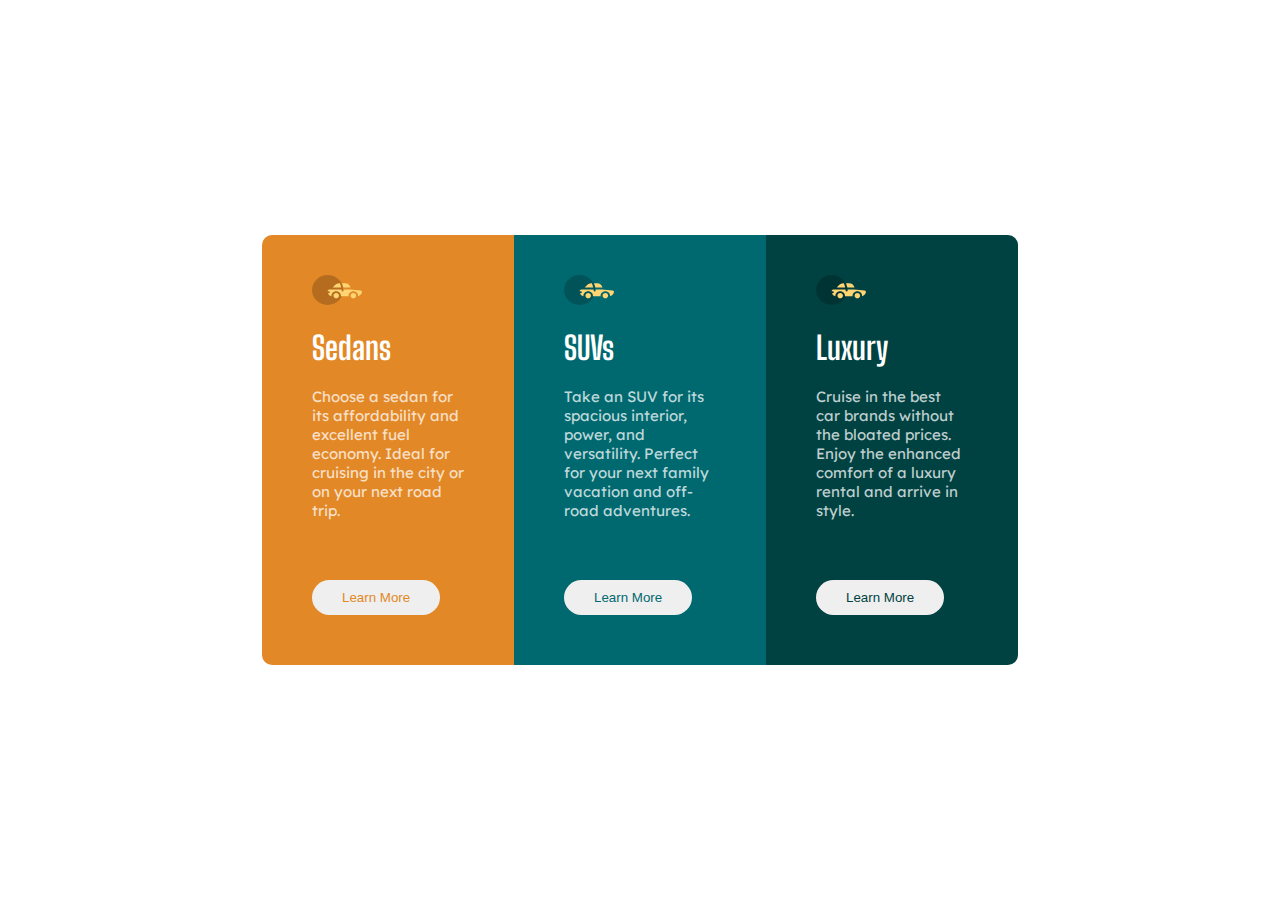
<file: 3-column-preview-card-component-main/index.html>
<!DOCTYPE html>
<html lang="en">
<head>
  <meta charset="UTF-8">
  <meta name="viewport" content="width=device-width, initial-scale=1.0"> <!-- displays site properly based on user's device -->

  <link rel="icon" type="image/png" sizes="32x32" href="./images/favicon-32x32.png">

  <link rel="stylesheet" href="style.css">

  <link rel="preconnect" href="https://fonts.googleapis.com">
  <link rel="preconnect" href="https://fonts.gstatic.com" crossorigin>
  <link href="https://fonts.googleapis.com/css2?family=Big+Shoulders+Display:wght@700&family=Lexend+Deca&display=swap" rel="stylesheet">
  
  <title>Frontend Mentor | 3-column preview card component</title>

  <!-- Feel free to remove these styles or customise in your own stylesheet 👍 -->
  <style>
    .attribution { font-size: 11px; text-align: center; }
    .attribution a { color: hsl(228, 45%, 44%); }
  </style>
</head>
<body>

  <div class="card-container">
    <div class="cards">
      <div class="box1">
        <div class="icons">
          <img src="images/icon-sedans.svg" alt="">
        </div>

        <div class="content">
          <h1>Sedans</h1>
          <p>Choose a sedan for its affordability and excellent fuel economy. Ideal for cruising in the city 
            or on your next road trip.</p>
            
            <div class="btn">
              <button style="color: hsl(31, 77%, 52%);">Learn More</button>
            </div>
        </div>

      </div>
      <div class="box2">
        <div class="icons">
          <img src="images/icon-sedans.svg" alt="">
        </div>

        <div class="content">
          <h1>SUVs</h1>
          <p>Take an SUV for its spacious interior, power, and versatility. Perfect for your next family vacation 
            and off-road adventures.</p>

            <div class="btn">
              <button style="color: hsl(184, 100%, 22%);">Learn More</button>
            </div>
        </div>
      </div>
      <div class="box3">
        <div class="icons">
          <img src="images/icon-sedans.svg" alt="">
        </div>

        <div class="content">
          <h1>Luxury</h1>
          <p>Cruise in the best car brands without the bloated prices. Enjoy the enhanced comfort of a luxury 
            rental and arrive in style.</p>

            <div class="btn">
              <button style="color: hsl(179, 100%, 13%);">Learn More</button>
            </div>
        </div>
      </div>
    </div>
  </div>
  
  

</body>
</html>
</file>
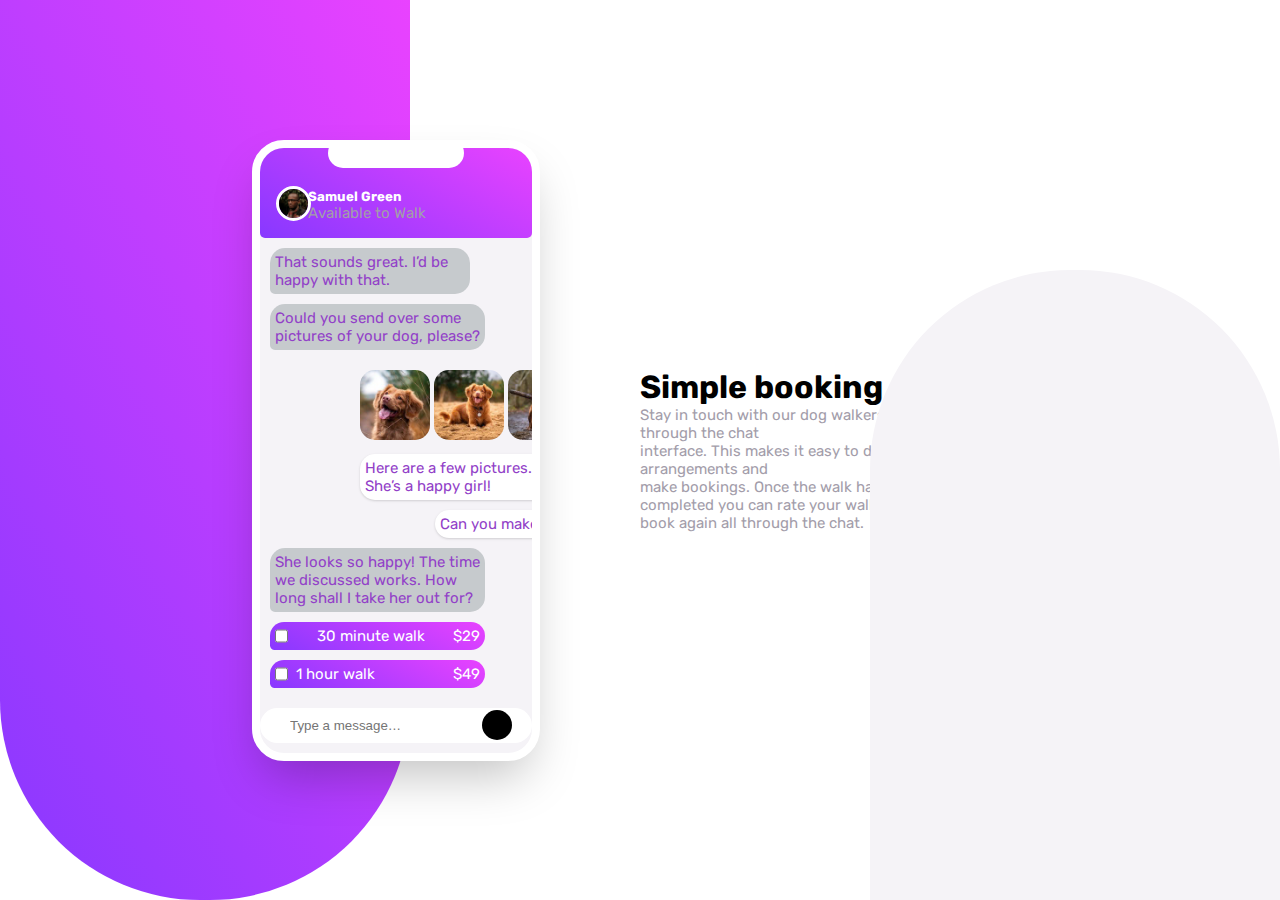
<file: chat-app-css-illustration-master/index.html>
<!DOCTYPE html>
<html lang="en">
<head>
  <meta charset="UTF-8">
  <meta name="viewport" content="width=device-width, initial-scale=1.0"> <!-- displays site properly based on user's device -->

  <link rel="icon" type="image/png" sizes="32x32" href="./images/favicon-32x32.png">

  <link rel="stylesheet" href="https://cdnjs.cloudflare.com/ajax/libs/font-awesome/6.3.0/css/all.min.css" integrity="sha512-SzlrxWUlpfuzQ+pcUCosxcglQRNAq/DZjVsC0lE40xsADsfeQoEypE+enwcOiGjk/bSuGGKHEyjSoQ1zVisanQ==" crossorigin="anonymous" referrerpolicy="no-referrer" />
  <link rel="preconnect" href="https://fonts.googleapis.com">
  <link rel="preconnect" href="https://fonts.gstatic.com" crossorigin>
  <link href="https://fonts.googleapis.com/css2?family=Rubik:wght@400;500;700&display=swap" rel="stylesheet">
  
  <title>Frontend Mentor | [Challenge Name Here]</title>
  <link rel="stylesheet" href="style.css">

  <!-- Feel free to remove these styles or customise in your own stylesheet 👍 -->
  
</head>
<body>

  <div class="bg-color"></div>
  <div class="bg-color2"></div>

    <div class="container">
      
      <div class="content">
        <div class="phone__app">
          
          <div class="profile__panel">
            <div class="white__panel"></div>
            <div class="user__profile">
              <i class="fa-solid fa-chevron-left"></i>
              <div class="profile-img">
                <img src="images/avatar.jpg" alt="user-profile">
              </div>
              
              <div class="user__info">
                <h5>Samuel Green</h5>
                <p>Available to Walk</p>
              </div>
              <i class="fa-solid fa-ellipsis-vertical"></i>
            </div>
          </div>


          <div class="conversation">
            <div class="chat__container">
              <div class="chat-1">
                <p>That sounds great. I’d be happy with that.</p>
              </div>
              <div class="chat-2">
                <p>Could you send over some pictures of your dog, please?</p>
              </div>


              <div class="sent__img">
                <img src="images/dog-image-1.jpg" alt="">
                <img src="images/dog-image-2.jpg" alt="">
                <img src="images/dog-image-3.jpg" alt="">
              </div>

              <div class="chat__right-1">
                <p>Here are a few pictures. She’s a happy girl!</p>
              </div>

              <div class="chat__right-2">
                <p>Can you make it?</p>
              </div>

              <div class="chat__left-1">
                <p>She looks so happy! The time we discussed works. How long shall I take her out for?</p>
              </div>

              <div class="select">
                <div class="radio-1">
                  <input type="checkbox">
                  <p>30 minute walk</p>
                  <p>$29</p>
                </div>          
              </div>

              <div class="select">
                <div class="radio-2">
                  <input type="checkbox" class="input2">
                  <p>1 hour walk</p>
                  <p>$49</p>
                </div>          
              </div>


              <div class="input-text">
                <input type="text" placeholder="Type a message…" class="input__text">

                <div class="send_btn">
                  <i class="fa-solid fa-chevron-right"></i>
                </div>
                
              </div>



            </div>
            
          </div>
        </div>
  
        <div class="header">
          <h1>Simple booking</h1>
  
          <p>Stay in touch with our dog walkers through the chat <br> interface. This makes it easy to 
            discuss arrangements and <br> make bookings. Once the walk has been completed you can rate 
            your walker and book again all through the chat.</p>
        </div>
      </div>
      
    </div>

</body>
</html>
</file>
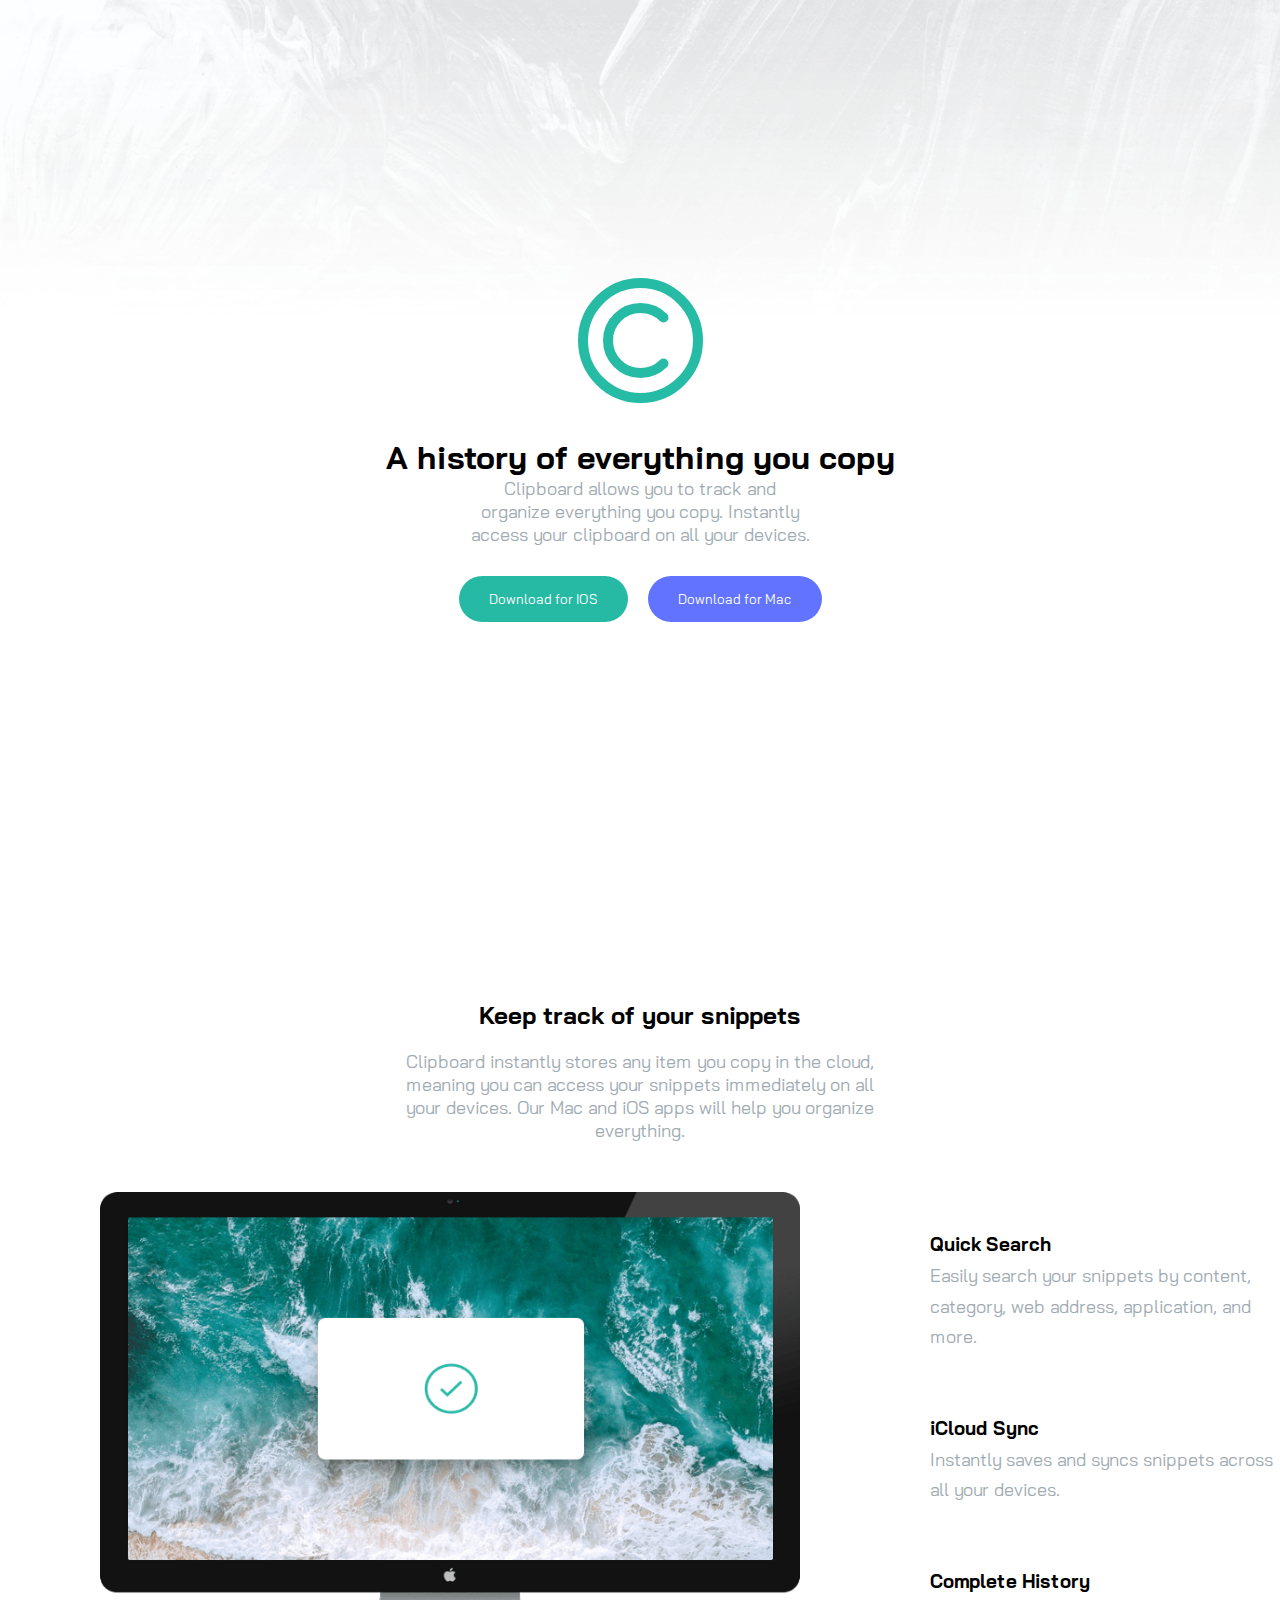
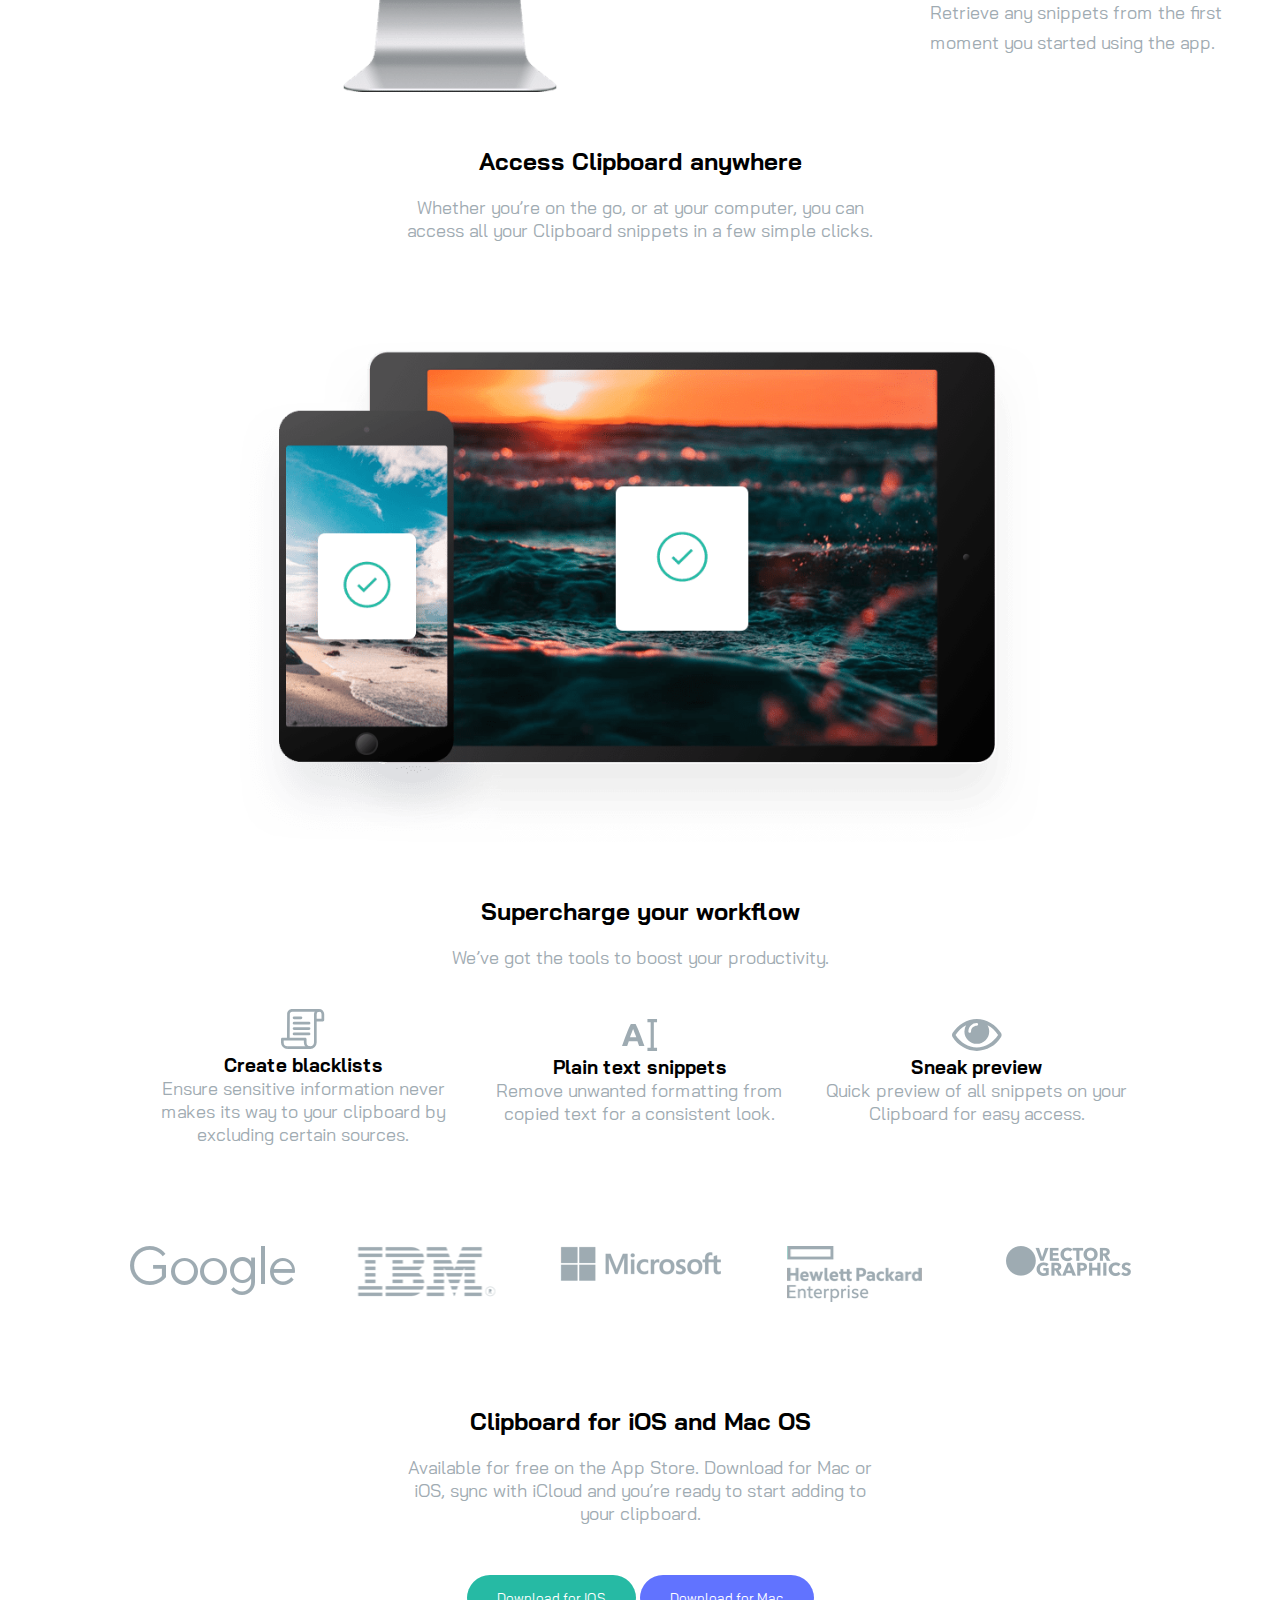
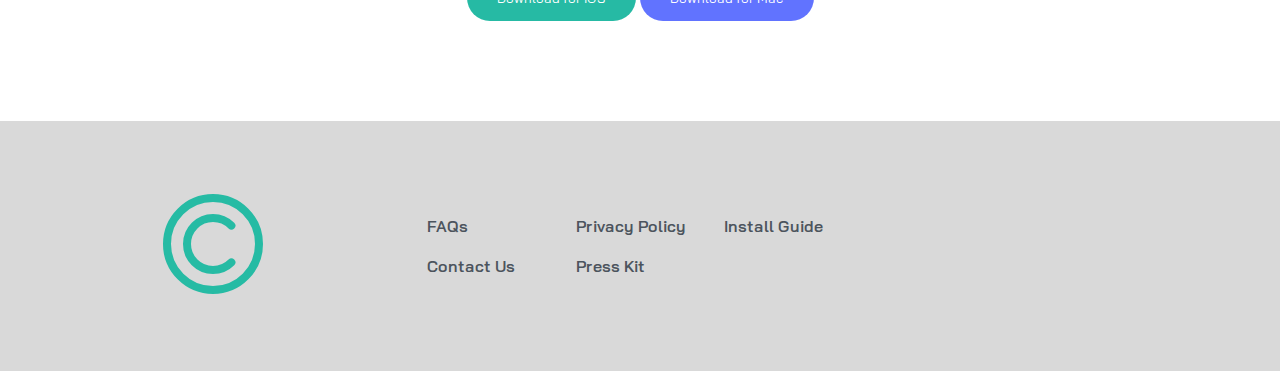
<file: clipboard-landing-page-master/index.html>
<!DOCTYPE html>
<html lang="en">
<head>
  <meta charset="UTF-8">
  <meta name="viewport" content="width=device-width, initial-scale=1.0">

  <link rel="icon" type="image/png" sizes="32x32" href="./images/favicon-32x32.png">
  <link rel="stylesheet" href="https://cdnjs.cloudflare.com/ajax/libs/font-awesome/6.3.0/css/all.min.css" integrity="sha512-SzlrxWUlpfuzQ+pcUCosxcglQRNAq/DZjVsC0lE40xsADsfeQoEypE+enwcOiGjk/bSuGGKHEyjSoQ1zVisanQ==" crossorigin="anonymous" referrerpolicy="no-referrer" />
  <link rel="preconnect" href="https://fonts.googleapis.com">
  <link rel="preconnect" href="https://fonts.gstatic.com" crossorigin>
  <link href="https://fonts.googleapis.com/css2?family=Bai+Jamjuree:wght@400;600&display=swap" rel="stylesheet">
  <link rel="stylesheet" href="style.css">
  
  <title>Frontend Mentor | Clipboard landing page</title>

  
  
</head>
<body>

  <header>
      <div class="logo">
        <img src="images/logo.svg" alt="">
      </div>

      <div class="title">
        <h1>A history of everything you copy</h1>
          <p class="first">Clipboard allows you to track and organize everything you 
          copy. Instantly access your clipboard on all your devices.
          </p>
      </div>
        

      <div class="btn__header">
        <button class="dl__ios">Download for IOS</button>
        <button class="dl__mac">Download for Mac</button>
      </div>
    

  </header>

  <main>
    <div class="title">
      <h2>Keep track of your snippets</h2>
    <p class="second">Clipboard instantly stores any item you copy in the cloud, 
      meaning you can access your snippets immediately on all your 
      devices. Our Mac and iOS apps will help you organize everything.</p>
    </div>
    

      <div class="ios__monitor">
        <div class="monitor__screen">
          <img src="images/image-computer.png" alt="">
        </div>

        <div class="monitor__qic">
          <div class="quick__search">
            <h3>Quick Search</h3>
            <p>Easily search your snippets by content, category, web address, application, and more.</p>
          </div>

          <div class="icloud__sync">
            <h3>iCloud Sync</h3>
            <p>Instantly saves and syncs snippets across all your devices.</p>
          </div>

          <div class="complete__history">
            <h3>Complete History</h3>
            <p>Retrieve any snippets from the first moment you started using the app.</p>
          </div>
        </div>
      </div>
        

      <div class="title">
        <h2>Access Clipboard anywhere</h2>
        <p class="third">Whether you’re on the go, or at your computer, you can access all your Clipboard
          snippets in a few simple clicks.</p>
      </div>
        

          <div class="phone__tablet">
            <img src="images/image-devices.png" alt="">
          </div>
      
  </main>

  <section>
    <div class="title">
      <h2>Supercharge your workflow</h2>
      <p>We’ve got the tools to boost your productivity.</p>
    </div>
      

      <div class="cps">
        <div class="create__blacklists">
          <img src="images/icon-blacklist.svg" alt="icon" style="margin-top: -10px;">
          <h3>Create blacklists</h3>
          <p>Ensure sensitive information never makes its way to your clipboard by excluding certain sources.</p>
        </div>

        <div class="plain__text__snippets">
          <img src="images/icon-text.svg" alt="icon">
          <h3>Plain text snippets</h3>
          <p>Remove unwanted formatting from copied text for a consistent look.</p>
        </div>

        <div class="sneak__preview">
          <img src="images/icon-preview.svg" alt="icon">
          <h3>Sneak preview</h3>
          <p>Quick preview of all snippets on your Clipboard for easy access.</p>
        </div>
      </div>

      <div class="companies">
          <div class="google">
            <img src="images/logo-google.png" alt="">
          </div>
          
          <div class="ibm">
            <img src="images/logo-ibm.png" alt="">
          </div>
          
          <div class="ms">
            <img src="images/logo-microsoft.png" alt="">
          </div>
          
          <div class="hp">
            <img src="images/logo-hp.png" alt="">
          </div>
          
          <div class="vp">
            <img src="images/logo-vector-graphics.png" alt="">
          </div>
      </div>

      <div class="title">
        <h2>Clipboard for iOS and Mac OS</h2>
      <p class="last">Available for free on the App Store. Download for Mac or iOS, sync with iCloud 
        and you’re ready to start adding to your clipboard.</p>
      </div>
      

        <div class="btn__footer">
          <button class="dl__ios">Download for IOS</button>
          <button class="dl__mac">Download for Mac</button>
        </div>
  </section>

  <footer>
    <div class="footer__logo">
      <img src="images/logo.svg" alt="">
    </div>

    <div class="footer__nav">
      <ul>
        <li>FAQs</li>
        <li>Contact Us</li>
      </ul>

      <ul>
        <li>Privacy Policy</li>
        <li>Press Kit</li>
      </ul>

      <ul>
        <li>Install Guide</li>
      </ul>
    </div>

    <div class="socials">
      <i class="fa-brands fa-square-facebook"></i>
      <i class="fa-brands fa-twitter"></i>
      <i class="fa-brands fa-instagram"></i>
    </div>

  </footer>

  
</body>
</html>
</file>
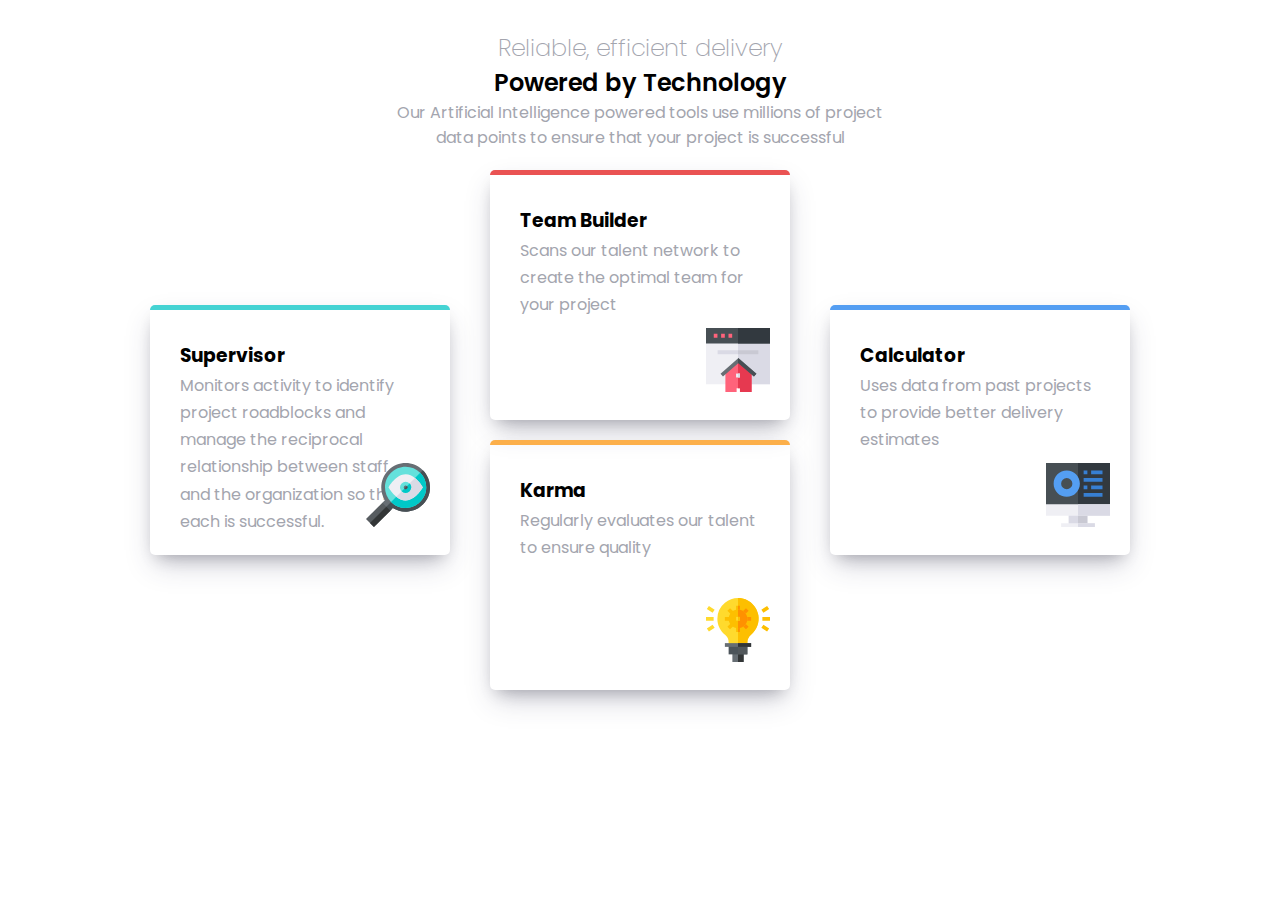
<file: four-card-feature-section-master/index.html>
<!DOCTYPE html>
<html lang="en">
<head>
  <meta charset="UTF-8">
  <meta name="viewport" content="width=device-width, initial-scale=1.0"> <!-- displays site properly based on user's device -->

  <link rel="icon" type="image/png" sizes="32x32" href="./images/favicon-32x32.png">
  <link rel="preconnect" href="https://fonts.googleapis.com">
  <link rel="preconnect" href="https://fonts.gstatic.com" crossorigin>
  <link href="https://fonts.googleapis.com/css2?family=Poppins:wght@200;400;600&display=swap" rel="stylesheet">
  
  <title>Frontend Mentor | Four card feature section</title>
  <link rel="stylesheet" href="style.css  ">

  <!-- Feel free to remove these styles or customise in your own stylesheet 👍 -->
  <style>
    .attribution { font-size: 11px; text-align: center; }
    .attribution a { color: hsl(228, 45%, 44%); }
  </style>
</head>
<body>
  
  <main>
    <div class="text-wrapper">
      <h1>Reliable, efficient delivery</h1>
      <h2>Powered by Technology</h2>
      <p>Our Artificial Intelligence powered tools use millions of project data points 
      to ensure that your project is successful</p>
    </div>
    


    <section>

      <div class="box">

      <div class="supervisor">
        <div class="line-color" style="background-color: hsl(180, 62%, 55%); width: 100%; height: 5px;"></div>
        <div class="title">
          <h3>Supervisor</h3>
          <p>Monitors activity to identify project roadblocks and manage the reciprocal relationship between staff and the organization so that each is successful.</p>
        </div>
        
        <div class="img-icon">
          <img src="images/icon-supervisor.svg" alt="">
        </div>
      </div>

    </div>
      

    <div class="col">

      <div class="box">
        
          <div class="team-builder">
            <div class="line-color" style="background-color: hsl(0, 78%, 62%); width: 100%; height: 5px;"></div>
            <div class="title">
              <h3>Team Builder</h3>
              <p>Scans our talent network to create the optimal team for your project</p>
            </div>
          <div class="img-icon">
            <img src="images/icon-team-builder.svg" alt="">
          </div>
          </div>
  
      </div>
  
      <div class="box">
        
          <div class="karma">
            <div class="line-color" style="background-color: hsl(34, 97%, 64%); width: 100%; height: 5px;"></div>
            <div class="title">
              <h3>Karma</h3>
              <p>Regularly evaluates our talent to ensure quality</p>
            </div>
            <div class="img-icon">
              <img src="images/icon-karma.svg" alt="">
            </div>
          </div>
      </div>
    </div>
      

    <div class="box">

      <div class="calculator">
        <div class="line-color" style="background-color: hsl(212, 86%, 64%); width: 100%; height: 5px;"></div>
        <div class="title">
          <h3>Calculator</h3>
          <p>Uses data from past projects to provide better delivery estimates</p>
        </div>
        <div class="img-icon">
          <img src="images/icon-calculator.svg" alt="">
        </div>
      </div>
    </div>

    </section>
  </main>
  
  

  

  
  

  
  

  
  

  
  

  
  
</body>
</html>
</file>
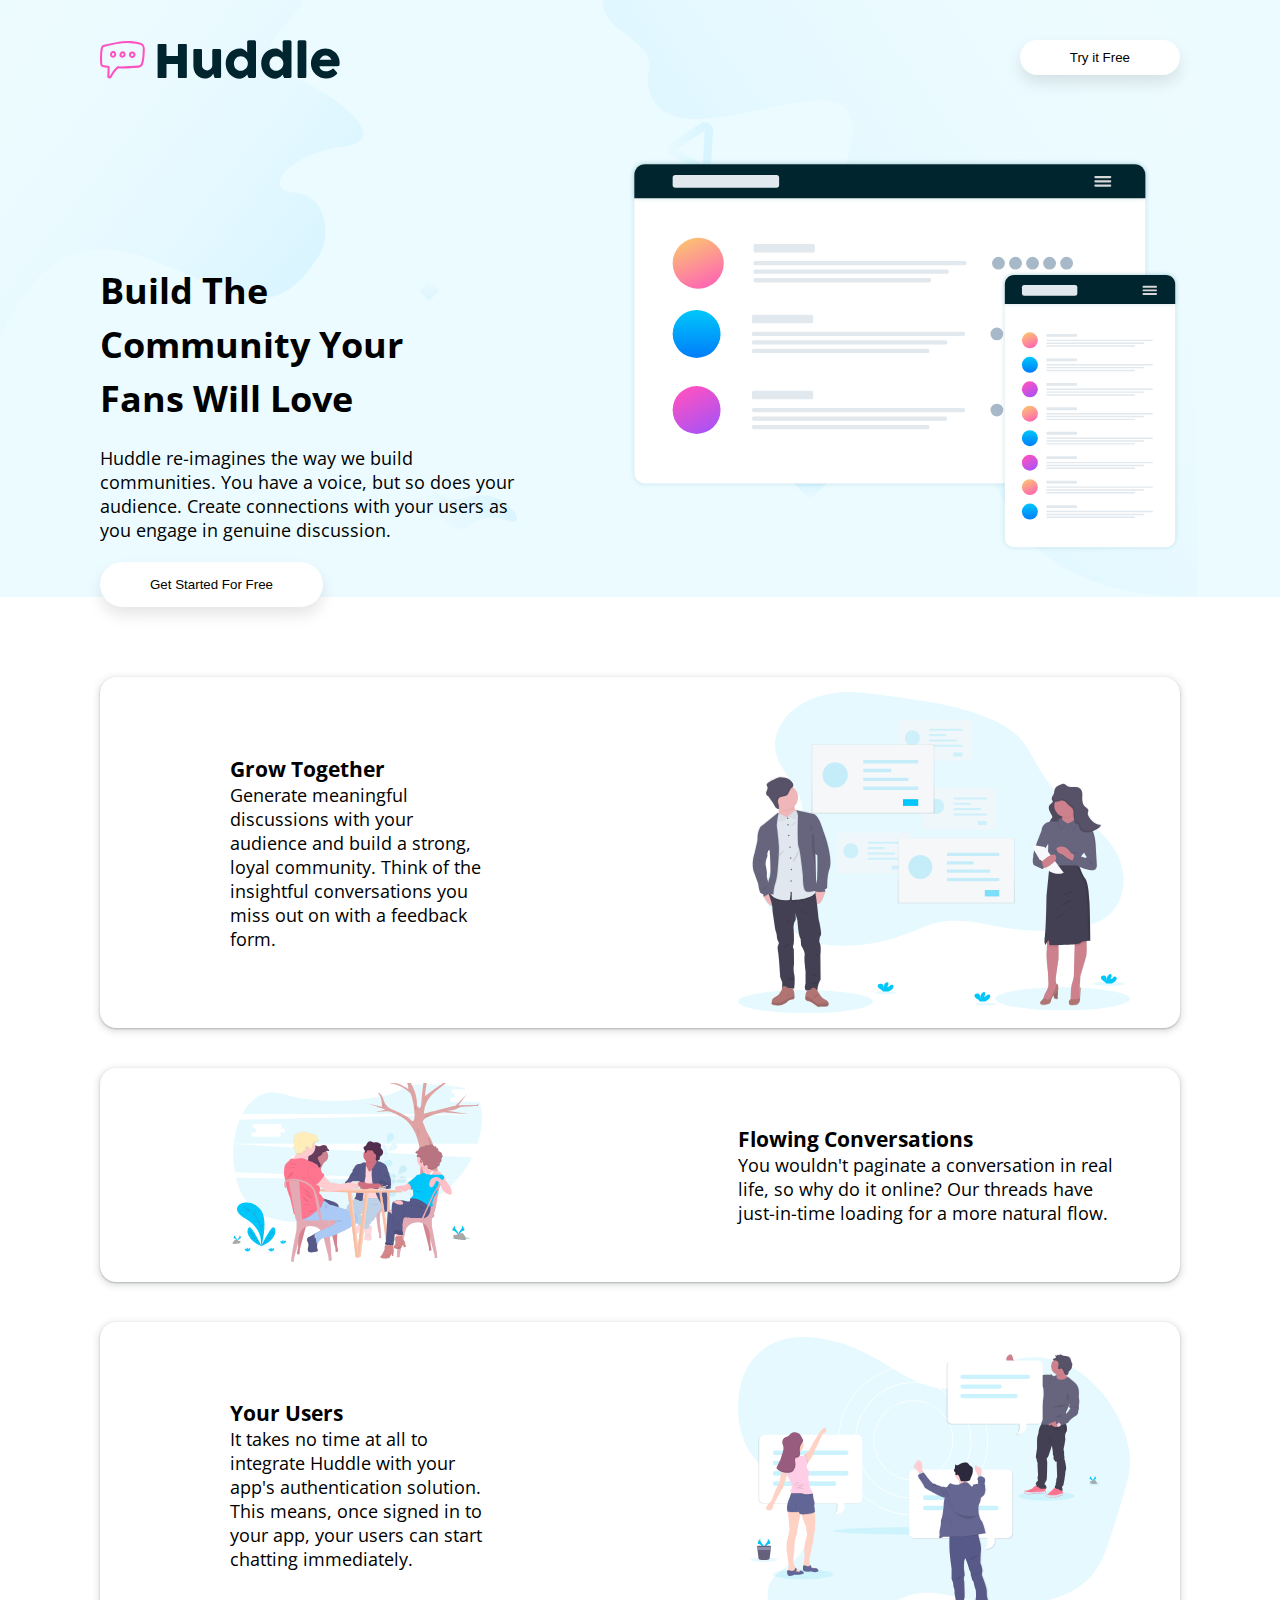
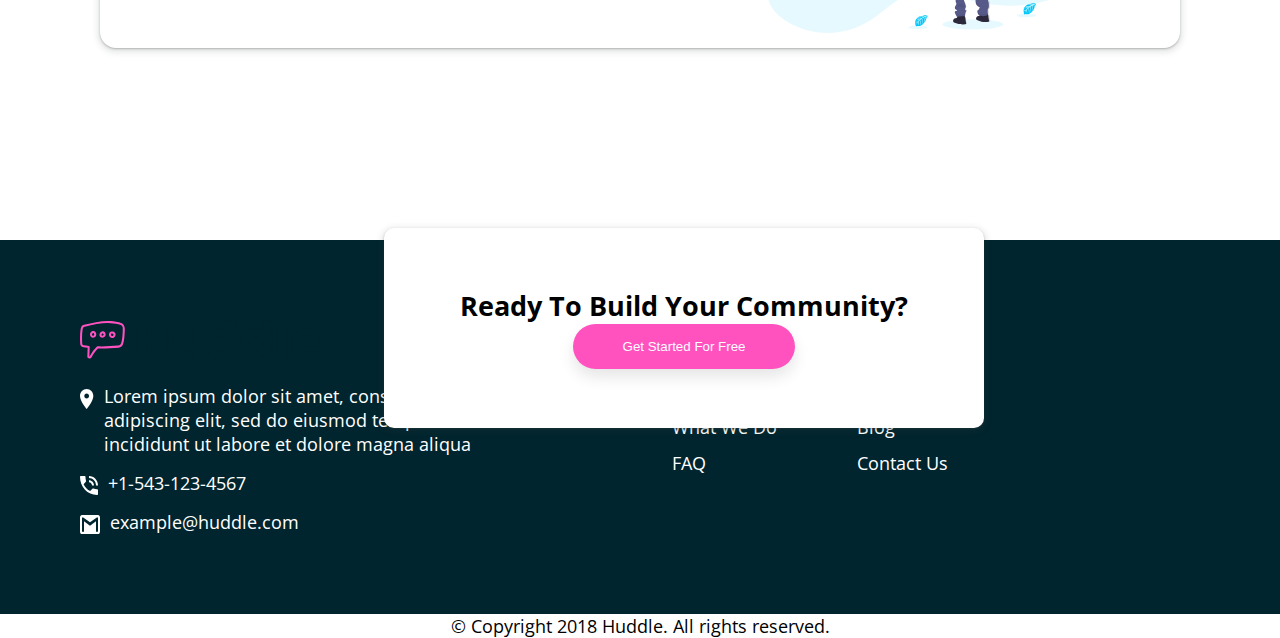
<file: Huddle landing page with alternating feature blocks/index.html>
<!DOCTYPE html>
<html lang="en">
<head>
  <meta charset="UTF-8">
  <meta name="viewport" content="width=device-width, initial-scale=1.0"> <!-- displays site properly based on user's device -->

  <link rel="icon" type="image/png" sizes="32x32" href="./images/favicon-32x32.png">
  <link rel="stylesheet" href="style.css">

  <link rel="stylesheet" href="https://cdnjs.cloudflare.com/ajax/libs/font-awesome/6.2.1/css/all.min.css" integrity="sha512-MV7K8+y+gLIBoVD59lQIYicR65iaqukzvf/nwasF0nqhPay5w/9lJmVM2hMDcnK1OnMGCdVK+iQrJ7lzPJQd1w==" crossorigin="anonymous" referrerpolicy="no-referrer" />
  
  <title>Frontend Mentor | Huddle landing page with alternating feature blocks</title>

  <!-- Feel free to remove these styles or customise in your own stylesheet 👍 -->
  <style>
    .attribution { font-size: 11px; text-align: center; }
    .attribution a { color: hsl(228, 45%, 44%); }
  </style>
</head>
<body>
  <div class="container">
    <nav>
      <div class="logo">
        <img src="images/logo.svg" alt="logo">
      </div>
  
      <div class="nav-right">
        <button>Try it Free</button>
      </div>
    </nav>
  
    <header>
      <div class="header-left">
        <h1>Build The Community Your Fans Will Love</h1>
        <p>Huddle re-imagines the way we build communities. You have a  voice, but so does your audience. 
          Create connections with your users as you engage in genuine discussion.</p>
        <button>Get Started For Free</button>
      </div>
  
      <div class="header-right">
        <img src="images/illustration-mockups.svg" alt="Image">
      </div>
    </header>
  </div>
  

  <main>
    <div class="card">
      <div class="left">
        <h3>Grow Together</h3>
        <p>Generate meaningful discussions with your audience and build a strong, loyal community. 
          Think of the insightful conversations you miss out on with a feedback form. </p>
      </div>

      <div class="right">
        <img src="images/illustration-grow-together.svg" alt="image">
      </div>
    </div>

    <div class="card">
      <div class="left">
        <img src="images/illustration-flowing-conversation.svg" alt="image">
      </div>

      <div class="right">
        <h3>Flowing Conversations</h3>
        <p>You wouldn't paginate a conversation in real life, so why do it online? Our threads 
          have just-in-time loading for a more natural flow.</p>
      </div>
    </div>

    <div class="card">
      <div class="left">
        <h3>Your Users</h3>
        <p>It takes no time at all to integrate Huddle with your app's authentication solution. 
          This means, once signed in to your app, your users can start chatting immediately.</p>
      </div>
      
      <div class="right">
        <img src="images/illustration-your-users.svg" alt="image">
      </div>
    </div>
    
    <div class="small-card">
      <h2>Ready To Build Your Community?</h2>
      <button>Get Started For Free</button>
    </div>

  </main>

  <section>
    <div class="web-info">
      <div class="first-col">

        <div class="footer-logo">
          <img src="images/logo.svg" alt="">
        </div>

        <div class="location">
          <img src="images/icon-location.svg" alt="">
          <p>Lorem ipsum dolor sit amet, consectetur adipiscing elit, sed do eiusmod tempor 
            incididunt ut labore et dolore magna aliqua</p>
        </div>

        <div class="contact">
          <img src="images/icon-phone.svg" alt="">
          <p>+1-543-123-4567</p>
        </div>

        <div class="email">
          <img src="images/icon-email.svg" alt="">
          <p>example@huddle.com</p>
        </div>
        
      </div>

      <div class="second-col">

        <div class="info">
          <ul>
            <li>
              <a href="#">About Us</a>
            </li>
            <li>
              <a href="#">What We Do</a>
            </li>
            <li>
              <a href="#">FAQ</a>
            </li>
          </ul>
        </div>
          <div class="info2">
            <ul>
              <li>
                <a href="#">Career</a>
              </li>
              <li>
                <a href="#">Blog</a>
              </li>
              <li>
                <a href="#">Contact Us</a>
              </li>
            
            </ul>
          </div>
          
      </div>

      <div class="social-links">
        <ul>
          <li><a href=""><i class="fa-brands fa-facebook"></i></a></li>

          <li><a href=""><i class="fa-brands fa-twitter"></i></a></li>

          <li><a href=""><i class="fa-brands fa-instagram"></i></a></li>
        </ul>
      </div>
  

    </div>
  </section>


  
  
    <footer>
      &COPY; Copyright 2018 Huddle. All rights reserved.
    </footer>
  </div>

  
  
</body>
</html>
</file>
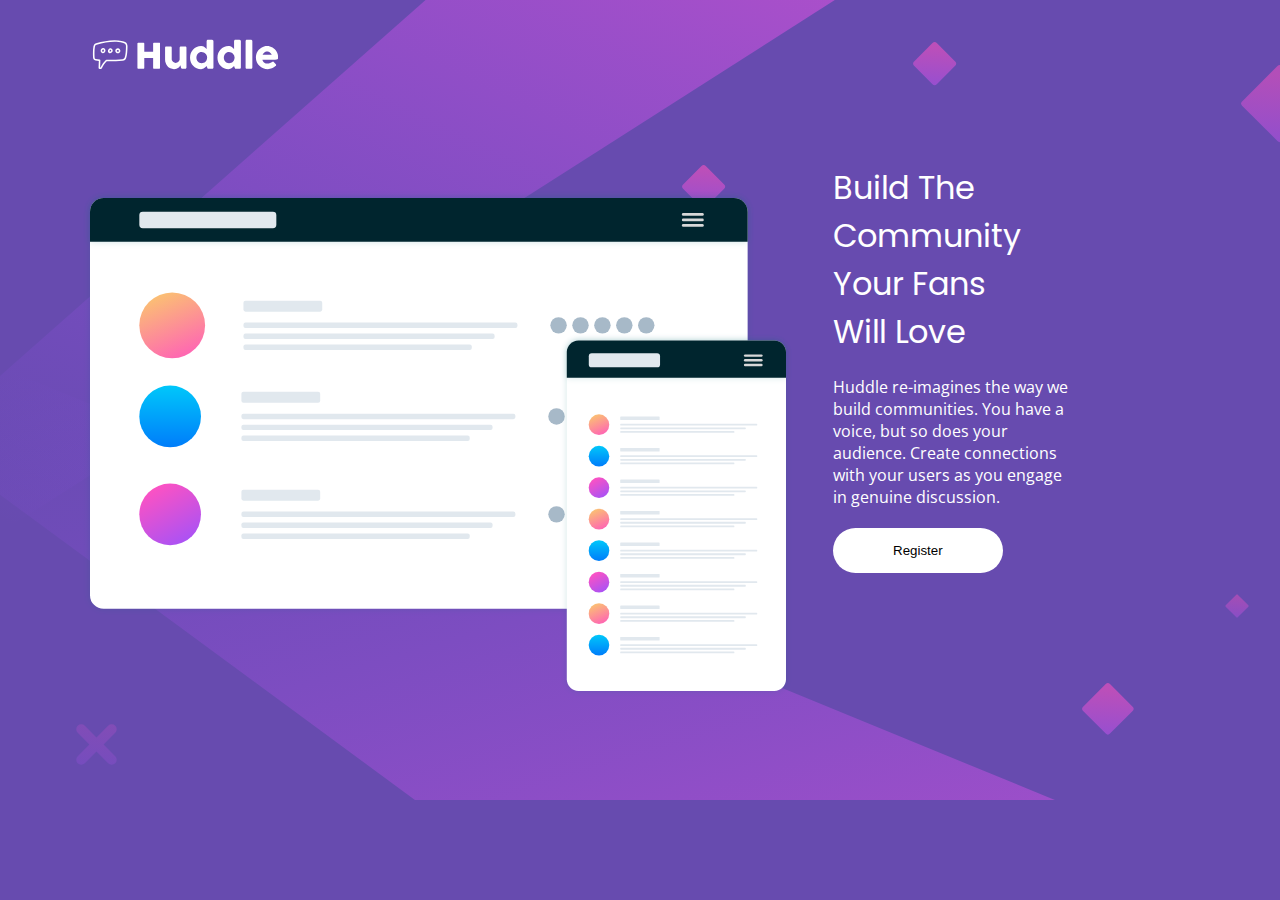
<file: huddle-landing-page-with-single-introductory-section-master/index.html>
<!DOCTYPE html>
<html lang="en">
<head>
  <meta charset="UTF-8">
  <meta name="viewport" content="width=device-width, initial-scale=1.0"> <!-- displays site properly based on user's device -->
  <link rel="stylesheet" href="https://cdnjs.cloudflare.com/ajax/libs/font-awesome/6.2.1/css/all.min.css" integrity="sha512-MV7K8+y+gLIBoVD59lQIYicR65iaqukzvf/nwasF0nqhPay5w/9lJmVM2hMDcnK1OnMGCdVK+iQrJ7lzPJQd1w==" crossorigin="anonymous" referrerpolicy="no-referrer" />
  <link rel="icon" type="image/png" sizes="32x32" href="images/favicon-32x32.png">

  <link rel="stylesheet" href="https://fonts.google.com/specimen/Poppins">
  <link rel="stylesheet" href="https://fonts.google.com/specimen/Open+Sans">
  
  <title>Frontend Mentor | Huddle landing page with single introductory section</title>

  <link rel="stylesheet" href="style.css">

  <!-- Feel free to remove these styles or customise in your own stylesheet 👍 -->
  <style>
    .attribution { font-size: 11px; text-align: center; }
    .attribution a { color: hsl(228, 45%, 44%); }
  </style>
</head>
<body>

  <div class="container">
    <div class="left-container">
      <div class="left-content">    
          <img class="logo" src="images/logo.svg" alt="">
      
          <img class="big-image" src="images/illustration-mockups.svg" alt="">       
      </div>    
    </div>

    <div class="right-container">
      <div class="right-content">
        <h1>Build The Community Your Fans Will Love</h1>

        <p>Huddle re-imagines the way we build communities. You have a voice, but so does your audience. 
        Create connections with your users as you engage in genuine discussion.</p>

        <div class="buttons">
          <div class="left-btn">
            <button>Register</button>
          </div>
          
          <div class="right-btn">
            <div class="icons">
              <a href="#"><i class="fa-brands fa-facebook"></i></a>
              <a href="#"><i class="fa-brands fa-twitter"></i></a>
              <a href="#"><i class="fa-brands fa-instagram"></i></a>
            </div>
          </div>
        </div>
      </div>       
    </div>
  </div>

  
</body>
</html>
</file>
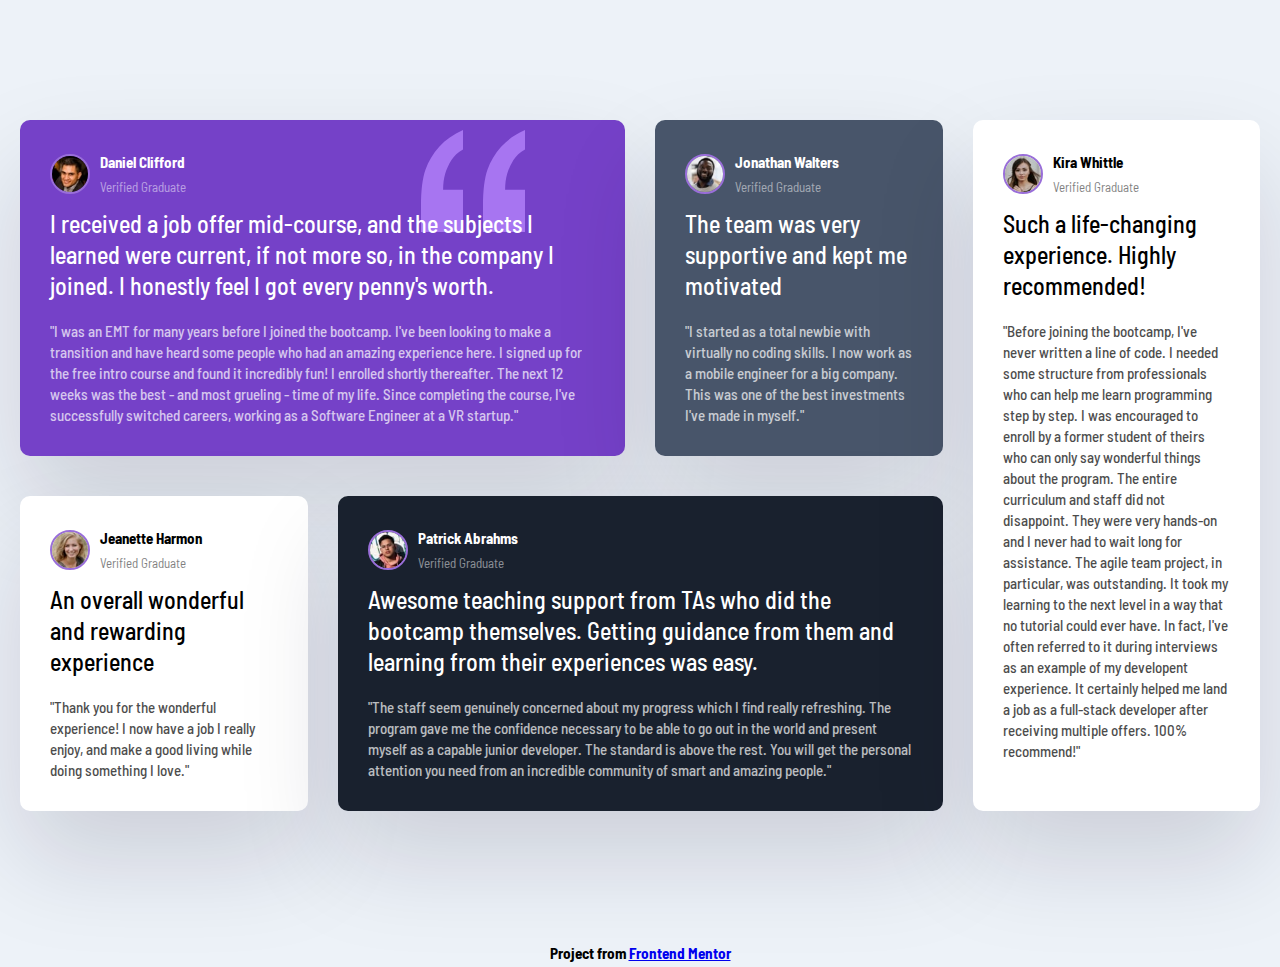
<file: Testimonials grid section/index.html>
<!DOCTYPE html>
<html lang="en">
  <head>
    <meta charset="UTF-8" />
    <meta http-equiv="X-UA-Compatible" content="IE=edge" />
    <meta name="viewport" content="width=device-width, initial-scale=1.0" />
    <link rel="stylesheet" href="style.css" />
    <title>Testimonials</title>
  </head>
  <body>
    <div class="testimonials">
      <div class="card card--bg-purple">
        <header class="card__header">
          <img src="images/image-daniel.jpg" class="card__img" alt="" />
          <div>
            <h3>Daniel Clifford</h3>
            <p>Verified Graduate</p>
          </div>
        </header>
        <p class="card__lead">
          I received a job offer mid-course, and the subjects I learned were
          current, if not more so, in the company I joined. I honestly feel I
          got every penny's worth.
        </p>
        <p class="card__quote">
          "I was an EMT for many years before I joined the bootcamp. I've been
          looking to make a transition and have heard some people who had an
          amazing experience here. I signed up for the free intro course and
          found it incredibly fun! I enrolled shortly thereafter. The next 12
          weeks was the best - and most grueling - time of my life. Since
          completing the course, I've successfully switched careers, working as
          a Software Engineer at a VR startup."
        </p>
      </div>

      <div class="card card--bg-gray-blue">
        <header class="card__header">
          <img src="images/image-jonathan.jpg" class="card__img" alt="" />
          <div>
            <h3>Jonathan Walters</h3>
            <p>Verified Graduate</p>
          </div>
        </header>
        <p class="card__lead">
          The team was very supportive and kept me motivated
        </p>
        <p class="card__quote">
          "I started as a total newbie with virtually no coding skills. I now
          work as a mobile engineer for a big company. This was one of the best
          investments I've made in myself."
        </p>
      </div>

      <div class="card">
        <header class="card__header">
          <img src="images/image-jeanette.jpg" class="card__img" alt="" />
          <div>
            <h3>Jeanette Harmon</h3>
            <p>Verified Graduate</p>
          </div>
        </header>
        <p class="card__lead">An overall wonderful and rewarding experience</p>
        <p class="card__quote">
          "Thank you for the wonderful experience! I now have a job I really
          enjoy, and make a good living while doing something I love."
        </p>
      </div>

      <div class="card card--bg-black-blue">
        <header class="card__header">
          <img src="images/image-patrick.jpg" class="card__img" alt="" />
          <div>
            <h3>Patrick Abrahms</h3>
            <p>Verified Graduate</p>
          </div>
        </header>
        <p class="card__lead">
          Awesome teaching support from TAs who did the bootcamp themselves.
          Getting guidance from them and learning from their experiences was
          easy.
        </p>
        <p class="card__quote">
          "The staff seem genuinely concerned about my progress which I find
          really refreshing. The program gave me the confidence necessary to be
          able to go out in the world and present myself as a capable junior
          developer. The standard is above the rest. You will get the personal
          attention you need from an incredible community of smart and amazing
          people."
        </p>
      </div>

      <div class="card">
        <header class="card__header">
          <img src="images/image-kira.jpg" class="card__img" alt="" />
          <div>
            <h3>Kira Whittle</h3>
            <p>Verified Graduate</p>
          </div>
        </header>
        <p class="card__lead">
          Such a life-changing experience. Highly recommended!
        </p>
        <p class="card__quote">
          "Before joining the bootcamp, I've never written a line of code. I
          needed some structure from professionals who can help me learn
          programming step by step. I was encouraged to enroll by a former
          student of theirs who can only say wonderful things about the program.
          The entire curriculum and staff did not disappoint. They were very
          hands-on and I never had to wait long for assistance. The agile team
          project, in particular, was outstanding. It took my learning to the
          next level in a way that no tutorial could ever have. In fact, I've
          often referred to it during interviews as an example of my developent
          experience. It certainly helped me land a job as a full-stack
          developer after receiving multiple offers. 100% recommend!"
        </p>
      </div>
    </div>

    <footer>
      <h3>
        Project from
        <a
          href="https://www.frontendmentor.io/challenges/testimonials-grid-section-Nnw6J7Un7"
          >Frontend Mentor</a
        >
      </h3>
    </footer>
  </body>
</html>
</file>
<file: 3-column-preview-card-component-main/style.css>
@import url('https://fonts.googleapis.com/css2?family=Big+Shoulders+Display:wght@700&family=Lexend+Deca&display=swap');

* {
    margin: 0;
    padding: 0;
    box-sizing: border-box;
}

.card-container {
    display: flex;
    justify-content: center;
    align-items: center;
    height: 100vh;
    margin: 0px 100px;
}

.cards {
    display: grid;
    grid-template-columns: repeat(3, 1fr);
    height: auto;
    width: 70%;
    border-radius: 10px;
    overflow: hidden;
}

.box1 {
    background-color: hsl(31, 77%, 52%);
    padding: 20px;
}

.box2 {
    background-color: hsl(184, 100%, 22%);
    padding: 20px;
}

.box3 {
    background-color: hsl(179, 100%, 13%);
    padding: 20px;
}

h1 {
    font-family: 'Big Shoulders Display', cursive;
    font-weight: 700;
    color: #fff;
}

p {
    font-family: 'Lexend Deca', sans-serif;
    font-weight: 400;
    color: hsla(0, 0%, 100%, 0.75);
    font-size: 15px;
    padding-top: 20px;
}

.icons {
    padding: 20px 30px;
}

.icons img {
    width: 50px;
    height: 30px;
}

.content {
    padding: 0px 30px 0px 30px;
}

.btn {
    padding: 60px 0px 30px;
}

.btn button {
    padding: 10px 30px;
    border-radius: 2rem;
    border: none;
}

@media only screen and (max-width: 720px) {
    .card-container {
        height: 100vh;
        min-width: 375px;
        margin: 250px -50px;
        
    }
    .cards {
        grid-template-columns: repeat(1, 1fr);
    }
}

@media only screen and (max-width: 375px) {
    .card-container {
        
        height: 100vh;
        margin: 250px -50px;
    }

    .cards {
        grid-template-columns: repeat(1, 1fr);
    }
    
}
</file>
<file: chat-app-css-illustration-master/style.css>
@import url('https://fonts.googleapis.com/css2?family=Rubik:wght@400;500;700&display=swap');

* {
    margin: 0;
    padding: 0;
    box-sizing: border-box;
}

body {
    font-family: 'Rubik';
}



p {
    color: hsl(270, 7%, 64%);
    font-size: 15px;
}
.container {
    display: flex;
    align-items: center;
    justify-content: center;
    height: 100vh;
    width: 100%;
    
}

.header p {
    padding-right: 350px;
}

.bg-color {
    background: linear-gradient(60deg, hsl(264, 100%, 61%), hsl(293, 100%, 63%));
    width: 410px;
    height: 100%;
    position: absolute;
    border-bottom-left-radius: 200px;
    border-bottom-right-radius: 200px;
}

.bg-color2 {
    background: hsl(270, 20%, 96%);
    width: 410px;
    height: 70%;
    position: absolute;
    right: 0;
    bottom: 0;
    border-top-left-radius: 200px;
    border-top-right-radius: 200px;
}

.content {
    display: grid;
    grid-template-columns: repeat(2, 1fr);
    align-items: center;
    justify-content: center;
   
}


.phone__app {
    display: flex;
    margin-right: 100px;
    justify-self: end;
    background-color: hsl(270, 20%, 96%);
    width: 45%;
    height: auto;
    border-radius: 2rem;
    border: 0.5rem solid #fff;
    position: relative;
    overflow: hidden;
    box-shadow: rgba(0, 0, 0, 0.25) 0px 25px 50px -12px;
}

.profile__panel {
    height: 90px;
    width: 100%;
    background: linear-gradient(30deg, hsl(264, 100%, 61%), hsl(293, 100%, 63%));
    position: absolute;
    top: 0;
    display: flex;
    align-items: center;
    justify-content: center;
    border-radius: 5px;
}

.profile__panel i {
    color: #fff;
}

.white__panel {
    position: absolute;
    top: -10px;
    width: 50%;
    height: 30px;
    background-color: #fff;
    border-radius: 15px;
}

.user__profile {
    display: flex;
    align-items: center;
    justify-content: space-between;
    gap: 1rem;
    width: 90%;
    margin-top: 25px;
}

.user__info h5 {
    color: hsl(0, 0%, 100%);
}

.profile-img img {
    width: 35px;
    height: 35px;
    border-radius: 50%;
    border: 3px solid #fff;
    margin-left: -90px;
}

.user__info {
    margin-left: -150px;
}

.conversation {
    width: 100%;
    height: 100%;
}

.chat__container {
    height: 100%;
    margin-top: 100px;
}

.chat__container p {
    color: hsl(276, 55%, 52%);
}
.chat-1 {
    width: 200px;
    padding: 5px;
    margin-left: 10px;
    margin-bottom: 10px;
    border-top-right-radius: 15px;
    border-top-left-radius: 15px;
    border-bottom-right-radius: 15px;
    border-bottom-left-radius: 5px;
    background-color: hsl(206, 6%, 79%);
}

.chat-2 {
    width: 215px;
    padding: 5px;
    margin-left: 10px;
    margin-bottom: 20px;
    border-top-right-radius: 15px;
    border-top-left-radius: 15px;
    border-bottom-right-radius: 15px;
    border-bottom-left-radius: 5px;
    background-color: hsl(206, 6%, 79%);
}

.sent__img {
    width: 100%;
    margin-left: 100px;
}

.sent__img img {
    width: 70px;
    height: 70px;
    border-radius: 15px;
}

.chat__right-1 {
    background-color: 
    #FFF;
    box-shadow: rgba(0, 0, 0, 0.1) 0px 1px 3px 0px, rgba(0, 0, 0, 0.06) 0px 1px 2px 0px;

    width: 215px;
    padding: 5px;
    margin-left: 10px;
    margin: 10px 0px 10px 100px;
    border-top-right-radius: 15px;
    border-top-left-radius: 15px;
    border-bottom-left-radius: 15px;
    border-bottom-right-radius: 5px;
}

.chat__right-2 {
    background-color: 
    #FFF;
    box-shadow: rgba(0, 0, 0, 0.1) 0px 1px 3px 0px, rgba(0, 0, 0, 0.06) 0px 1px 2px 0px;

    width: 140px;
    padding: 5px;
    margin-left: 175px;
    border-top-right-radius: 15px;
    border-top-left-radius: 15px;
    border-bottom-left-radius: 15px;
    border-bottom-right-radius: 5px;
}

.chat__left-1 {
    width: 215px;
    padding: 5px;
    margin: 10px 10px 10px;
    border-top-right-radius: 15px;
    border-top-left-radius: 15px;
    border-bottom-right-radius: 15px;
    border-bottom-left-radius: 5px;
    background-color: hsl(206, 6%, 79%);
}

.select {
    width: 215px;
    padding: 5px;
    margin: 0 10px 10px;
    border-top-right-radius: 15px;
    border-top-left-radius: 15px;
    border-bottom-right-radius: 15px;
    border-bottom-left-radius: 5px;
    background: linear-gradient(30deg, hsl(264, 100%, 61%), hsl(293, 100%, 63%));
}

.select p {
    color: #FFF;
}

.radio-1, .radio-2 {
    display: flex;
    justify-content: space-between;
}


.input2 {
    margin-right: -70px;
}

.input-text {
    display: flex;
    justify-content: center;
    align-items: center;
    width: 100%;
    padding: 10px 0px 10px;
    position: relative;
    border-radius: 5rem;
}

.input__text{
    width: 310px;
    height: 100%;
    border: none;
    padding: 10px 30px 10px 30px;
    border-radius: 5rem;
    
    
}

.send_btn {
    background-color: black;
    height: 30px;
    width: 30px;
    color: #fff;
    display: flex;
    justify-content: center;
    align-items: center;
    border-radius: 50%;
    position: absolute;
    right: 20px;
}
</file>
<file: clipboard-landing-page-master/style.css>
@import url('https://fonts.googleapis.com/css2?family=Bai+Jamjuree:wght@400;600&display=swap');

* {
    margin: 0;
    padding: 0;
    box-sizing: border-box;
    font-family: 'Bai Jamjuree';

}

body {
    background-image: url(images/bg-header-desktop.png);
    background-repeat: no-repeat;
    background-size: contain;
}

header {
    height: 100vh;
    text-align: center;
    align-items: center;
    justify-content: center;
    display: flex;
    flex-direction: column;
    gap: 30px;
}

p {
    color: hsl(201, 11%, 66%);
    font-size: 18px;
}

.btn__header {
    display: flex;
    justify-content: space-between;
    align-items: center;
    gap: 20px;
}

.dl__ios {
    color: #fff;
    background-color: hsl(171, 66%, 44%);
    border: none;
    padding: 15px 30px;
    border-radius: 2rem;
    cursor: pointer;
}

.dl__mac {
    color: #fff;
    background-color: hsl(233, 100%, 69%);
    border: none;
    padding: 15px 30px;
    border-radius: 2rem;
    cursor: pointer;
}

main {
    margin-top: 100px;
    text-align: center;
    display: flex;
    flex-direction: column;
}

h2 {
    margin-bottom: 20px;
}

.h2 {
    margin-top: 100px;
}

.ios__monitor{
    display: grid;
    grid-template-columns: repeat(2, 1fr);
    gap: 30px;
    margin: 50px 0px 50px 100px;
}

.monitor__qic {
    display: flex;
    justify-content: center;
    align-items: center;
    flex-direction: column;
    width: 350px;
    height: 100%;
    gap: 60px;
    text-align: left;
    line-height: 1.7;
    margin-left: 100px;
}

.monitor__screen img {
    width: 700px;
    height: 500px;
}

.phone__tablet {
    margin-top: 100px;
}

.phone__tablet img {
    width: 800px;
    height: 500px;
}

section {
    margin-top: 50px;
    text-align: center;
}

.cps {
    display: grid;
    grid-template-columns: repeat(3, 1fr);
    margin-inline: 150px;
    margin-top: 50px;
    gap: 30px;
}

.companies {
    display: grid;
    grid-template-columns: repeat(5, 1fr);
    gap: 30px;
    margin-inline: 120px;
    margin-top: 100px;
    margin-bottom: 100px;
}

.btn__footer {
    margin-top: 50px;
}

.title .first {
    margin-inline: 470px;
}

.title
.second,
.third,
.last {
    margin-inline: 400px;
}



footer {
    width: 100%;
    height: 250px;
    background-color: hsl(0, 0%, 85%);
    margin-top: 100px;
    display: grid;
    grid-template-columns: repeat(3, 1fr);
    align-items: center;
    text-align: center;
}

.footer__logo img {
    width: 100px;
    height: 100px;
}

.footer__nav {
    display: grid;
    grid-template-columns: repeat(3, 1fr);
    text-align: start;
    gap: 20px;
    color: hsl(210, 10%, 33%);
    font-weight: 600;
    line-height: 2.5rem;
}

.socials i{
    margin-inline: 10px;
    font-size: 30px;
    color: hsl(210, 10%, 33%);
}

ul li {
    list-style: none;
}


@media only screen and (max-width: 375px) {
    header {
        margin-top: -100px;
    }
    .title {
        margin-inline: 15px;
    }
    .title .first {
        margin-top: 20px;
        margin-inline: -5px;
    }

    .title .second, .third, .last {
        margin-inline: -5px;
    }

   

    .btn__header {
        flex-direction: column;
    }

    .btn__footer
    .dl__ios,
    .dl__mac {    
        margin-bottom: 20px;
    }
    
    .dl__ios, .dl__mac {
        padding: 15px 100px;
    }

    main {
        margin-top: 0px;
    }

    .ios__monitor {
        display: grid;
        grid-template-columns: repeat(auto-fit, minmax(300px, 1fr));
        justify-content: center;
        align-items: center;
        margin: 100px auto;
    }
    .monitor__screen img{
        max-width: 350px;
        width: 100%;
        height: auto;
    }

    .monitor__qic {
        text-align: center;
        margin: 0;
        padding-inline: 10px;
    }

    .phone__tablet img {
        max-width: 350px;
        width: 100%;
        height: auto;
    }

    .cps, .companies {
        display: flex;
        margin: 100px auto;
        align-items: center;
        flex-direction: column;
        padding-inline: 10px;
    }

    .companies 
    .google,
    .ibm,
    .ms,
    .hp,
    .vp {
        margin-bottom: 20px;
    }

    footer {
        display: flex;
        align-items: center;
        flex-direction: column;
        height: auto;
    }

    .footer__logo {
        margin: 50px 0 50px 0;
    }

    .footer__nav {
        display: flex;
        align-items: center;
        justify-content: center;
        flex-direction: column;
        text-align: center;
        margin-bottom: 50px;
    }

    .socials {
        margin-bottom: 50px;
    }
}
</file>
<file: four-card-feature-section-master/style.css>
@import url('https://fonts.googleapis.com/css2?family=Poppins:wght@200;400;600&display=swap');


* {
    margin: 0;
    padding: 0;
    box-sizing: border-box;
}

body {
    font-family: 'Poppins';
}

h1 {
    color: hsl(229, 6%, 66%);
    font-weight: 200;
    font-size: 1.5rem;
}

h2 {
    font-weight: 600;
    font-size: 1.5rem;
}

p {
    color: hsl(229, 6%, 66%);
}

main {
    display: flex;
    justify-content: center;
    align-items: center;
    flex-direction: column;
    margin: 30px 0px;
    height: auto;
    width: 100%;
}

section {
    display: flex;
    justify-content: space-between;
    align-items: center;
}

.text-wrapper {
    text-align: center;
}

.text-wrapper p {
    margin-top: 20px;
    width: 500px;
}



.box {
    align-items: center;
    width: 300px;
    height: 250px;
    box-shadow: rgba(50, 50, 93, 0.25) 0px 13px 27px -5px, rgba(0, 0, 0, 0.3) 0px 8px 16px -8px;
    border-radius: 5px;
    position: relative;
    margin: 20px;
    overflow: hidden;   
    line-height: 1.7;
}


.title {
    padding: 30px;
}

.img-icon {
    position: absolute;
    margin: 20px 20px 20px;
    right: 0;
    bottom: 0;
}


/* BREAK POINTS */

@media only screen and (max-width: 375px) {
    .text-wrapper p{
        width: auto;
        margin: auto 20px;
    }

    .box {
        width: 300px;
        height: 250px;
      }

    section {
        flex-direction: column;
    }

}

@media only screen and (max-width: 376px) {
    .text-wrapper p{
        width: auto;
        margin: auto 20px;
    }

    .box {
        max-width: 470px;
        width: auto;
        height: 300px;
    }

    section {
        flex-direction: column;
    }
}


@media only screen and (max-width: 470px) {
    .text-wrapper p{
        width: auto;
        margin: auto 20px;
    }

    .box {
        max-width: 470px;
        width: auto;
        height: 300px;
    }

    .supervisor,
    .calculator {
        max-width: 570px;
        width: auto;
        height: 250px;
    }

    section {
        flex-direction: column;
    }
}


@media only screen and (max-width: 560px) {
    .text-wrapper p{
        width: auto;
        margin: auto 20px;
    }

    .box {
        max-width: 630px;
        width: auto;
        height: 300px;
    }

    .supervisor,
    .calculator {
        max-width: 630px;
        width: auto;
        height: 250px;
    }

    section {
        flex-direction: column;
    }
}

@media only screen and (max-width: 767px) {
    .text-wrapper p{
        width: auto;
        margin: auto 20px;
    }

    .box {
        max-width: 640px;
        width: auto;
        height: 300px;
    }

    .supervisor,
    .calculator {
        max-width: 640px;
        width: auto;
        height: 250px;
    }

    section {
        flex-direction: column;
    }
}

@media only screen and (max-width: 1440px) {
    .text-wrapper p{
        margin: auto 20px;
    }
}
</file>
<file: Huddle landing page with alternating feature blocks/style.css>
@import url('https://fonts.googleapis.com/css2?family=Open+Sans:wght@400;700&family=Poppins:ital,wght@0,400;1,600&display=swap');

* {
    margin: 0;
    padding: 0;
    box-sizing: border-box;
}

body {
    font-size: 18px;
    font-family: 'Open Sans';
}

.container {
    background-image: url(./images/bg-hero-desktop.svg);
    background-size: contain;
    background-repeat: no-repeat;
    background-color: hsl(193, 100%, 96%);
}

.footer-container {
    background-color: hsl(192, 100%, 9%);
}

nav {
    display: flex;
    justify-content: space-between;
    padding: 40px 100px 10px;
}

header {
    display: flex;
    padding: 40px 100px 0px;
}

main {
    margin: 80px 100px 15%;
    
}

section {
    background-color: hsl(192, 100%, 9%);
    padding: 80px;
    display: flex;
    max-width: 100%;
}

footer {
    text-align: center;
    
}

.nav-right button {
    padding: 10px 50px 10px;
    background-color: #fff;
    border: none;
    border-radius: 2rem;
    box-shadow: 0px 8px 15px rgba(0, 0, 0, 0.1);
    cursor: pointer;
}

.nav-right button:hover {
    background-color: hsl(322, 100%, 66%);
    transition: 0.2s ease;
    color: #fff;
}

.header-left {
    width: 40%;
    position: relative;
    top: 130px;
}

.header-left p {
    padding-top: 20px;
    padding-bottom: 20px;
}

.header-left button {
    padding: 15px 50px 15px;
    background-color: #fff;
    border: none;
    border-radius: 2rem;
    box-shadow: 0px 8px 15px rgba(0, 0, 0, 0.1);
    cursor: pointer;
}

.header-left button:hover {
    background-color: hsl(322, 100%, 66%);
    transition: 0.2s ease;
    color: #fff;
}

h1 {
    line-height: 1.5;
    padding-right: 50px;
}

.header-right {
    width: 60%;
    float: right;
}

.header-right img {
    max-width: 100%;
    max-height: 85%;
    float: right;
    position: relative;
    top: 25px;
}

.card {
    display: flex;
    padding: 15px 50px 15px;
    border: none;
    border-radius: 1rem;
    box-shadow: rgba(60, 64, 67, 0.3) 0px 1px 2px 0px, rgba(60, 64, 67, 0.15) 0px 2px 6px 2px;
    justify-content: center;
    align-items: center;
    margin-bottom: 40px;
}

.card img {
    max-width: 100%;
    max-height: 60%;
}

.right {
    width: 40%;
}

.right img {
    max-width: 100%;
    max-height: 350px;
    float: right;
}
.left {
    width: 60%;
    padding-right: 16rem;
    padding-left: 5rem;
}

.small-card {
    display: flex;
    flex-direction: column;
    justify-content: center;
    align-items: center;
    background-color: #fff;
    border-radius: 10px;
    box-shadow: rgba(60, 64, 67, 0.3) 0px 1px 2px 0px, rgba(60, 64, 67, 0.15) 0px 2px 6px 2px;
    width: 600px;
    height: 200px;
    position: absolute;
    left: 30%;
    margin-top: 140px;
    
}

.small-card button {
    padding: 15px 50px 15px;
    background-color: hsl(322, 100%, 66%);
    border: none;
    border-radius: 2rem;
    box-shadow: 0px 8px 15px rgba(0, 0, 0, 0.1);
    cursor: pointer;
    color: #fff;
}

.web-info {
   display: flex;
   justify-content: space-between;
   align-items: center;
   color: #fff;
   width: 100%;
}

.web-info ul {
    list-style-type: none;
}

.web-info ul li a {
    text-decoration: none;
    color: #fff;
}


.first-col {
    width: 400px;
}

.second-col {
    display: flex;
    line-height: 2;
    gap: 5rem;
}

.footer-logo {
    padding-bottom: 20px;
}

.location img {
    height: 20px;
    margin: 5px 10px 0px 0px;
}

.contact {
    display: flex;
    margin-top: 15px;
}

.contact img {
    margin: 5px 10px 0px 0px;
}

.email {
    display: flex;
    margin-top: 15px;
}

.email img {
    margin: 5px 10px 0px 0px;
}

.location {
    display: flex;
    
}



.social-links ul{
    display: flex;
}

.social-links li a {
    padding-left: 20px;
    font-size: 40px;
}
</file>
<file: huddle-landing-page-with-single-introductory-section-master/style.css>
@import url('https://fonts.googleapis.com/css2?family=Open+Sans&family=Poppins:wght@600&family=Raleway:wght@400;700&family=Sen&display=swap');


* {
    margin: 0;
    padding: 0;
    box-sizing: border-box;
}

body {
    font-family: 'Open Sans';
    font-weight: 400;
    background-image: url(./images/bg-desktop.svg);
    background-repeat: no-repeat;
    background-color: hsl(257, 40%, 49%);
}

h1 {
    font-family: 'Poppins';
    font-weight: 400;
}

.container {
    display: flex;
    margin: 30px 40px 30px 40px;
}

.left-container {
    display: flex;
    flex-direction: column;
    justify-content: center;
    align-items: center;
}

.left-content {
    margin-left: 12%;
}

.logo {
    margin-bottom: 15%;
    width: 200px;
}



.right-container {
    display: flex;
    flex-direction: column;
    justify-content: center;
    align-items: center;
    color: #fff;
    margin-left: 7%;
}

.right-content {
    align-items: center;
}

.right-content, h1{
    padding-right: 150px;
}

.right-content, p{
    padding-right: 100px;
}

h1 {
    margin-top: 60px;
    margin-bottom: 20px;
}

p {
    margin-bottom: 20px;
}

.buttons {
    display: flex;
    justify-content: space-between;
    height: 100px;
}

.buttons button{
    background-color: #fff;
    border: none;
    padding: 15px 60px 15px 60px;    
    border-radius: 2.5rem;
}

.right-btn {
    display: flex;
}

.right-btn .icons {
    padding-top: 120px;
    margin-right: 100px;
}


.icons a {
    color: #fff;
    font-size: 2rem;
}


@media only screen and (max-width: 1440px) {
    .left-content  {
        width: 100%;
    }
}

@media only screen and (max-width: 768px) {
    
    
    .container {
        flex-direction: column;  
    }

    .left-container {
        margin-left: -50px;
    }

    .left-content .big-image {
        width: 100%;
    }

    .right-content, h1{
        padding-left: 150px;
        text-align: center;
    }
    
    .right-content, p{
        text-align: center;
        padding-left: 100px;
    }

    .buttons  {
        justify-content: center;
        align-items: center;
    }

    button {
        position: absolute;
        left: 32%;
        top: 105%;
    }

    .right-btn .icons {
        position: absolute;
        top: 100%;
        left: 38%;
    }
}
</file>
<file: Testimonials grid section/style.css>
@import url('https://fonts.googleapis.com/css2?family=Barlow+Semi+Condensed:wght@200;300;400;700&display=swap');

* {
  box-sizing: border-box;
  margin: 0;
  padding: 0;
}

body {
  background: #edf2f8;
  font-family: 'Barlow Semi Condensed', sans-serif;
  line-height: 1.7;
  font-size: 13px;
}

.testimonials {
  max-width: 1440px;
  margin: 100px auto;
  padding: 20px;
  display: grid;
  grid-template-columns: repeat(4, 1fr);
  gap: 30px;
}

.card {
  background: #fff;
  border-radius: 10px;
  padding: 30px;
  box-shadow: rgba(17, 12, 46, 0.15) 0px 48px 100px 0px;
  margin-bottom: 10px;
}

.card__header {
  display: flex;
  align-items: center;
  margin-bottom: 10px;
}

.card__header h3 {
  font-size: 15px;
}

.card__header p {
  opacity: 50%;
}

.card__img {
  width: 40px;
  height: 40px;
  border-radius: 50%;
  border: 2px solid #996ed9;
  margin-right: 10px;
}

.card__lead {
  font-size: 1.5rem;
  font-weight: 500;
  line-height: 1.3;
  margin-bottom: 20px;
}

.card__quote {
  font-size: 15px;
  font-weight: 500;
  line-height: 1.4;
  opacity: 70%;
}

.card--bg-purple {
  background: hsl(263, 55%, 52%);
  color: #fff;
  background-image: url('./images/bg-pattern-quotation.svg');
  background-repeat: no-repeat;
  background-position: top 10px right 100px;
}

.card--bg-gray-blue {
  background: hsl(217, 19%, 35%);
  color: #fff;
}

.card--bg-black-blue {
  background: hsl(219, 29%, 14%);
  color: #fff;
}

.card:nth-of-type(1) {
  grid-column: 1 / 3;
}

.card:nth-of-type(4) {
  grid-column: 2 / 4;
  grid-row: 2;
}

.card:nth-of-type(5) {
  grid-column: 4;
  grid-row: 1 / 3;
}

footer {
  text-align: center;
}

@media (max-width: 768px) {
  .testimonials {
    grid-template-columns: 1fr;
    width: 100%;
  }

  .card:nth-of-type(1) {
    grid-column: 1;
  }

  .card:nth-of-type(4) {
    grid-column: 1;
    grid-row: 4;
  }

  .card:nth-of-type(5) {
    grid-column: 1;
    grid-row: 5;
  }
}
</file>
